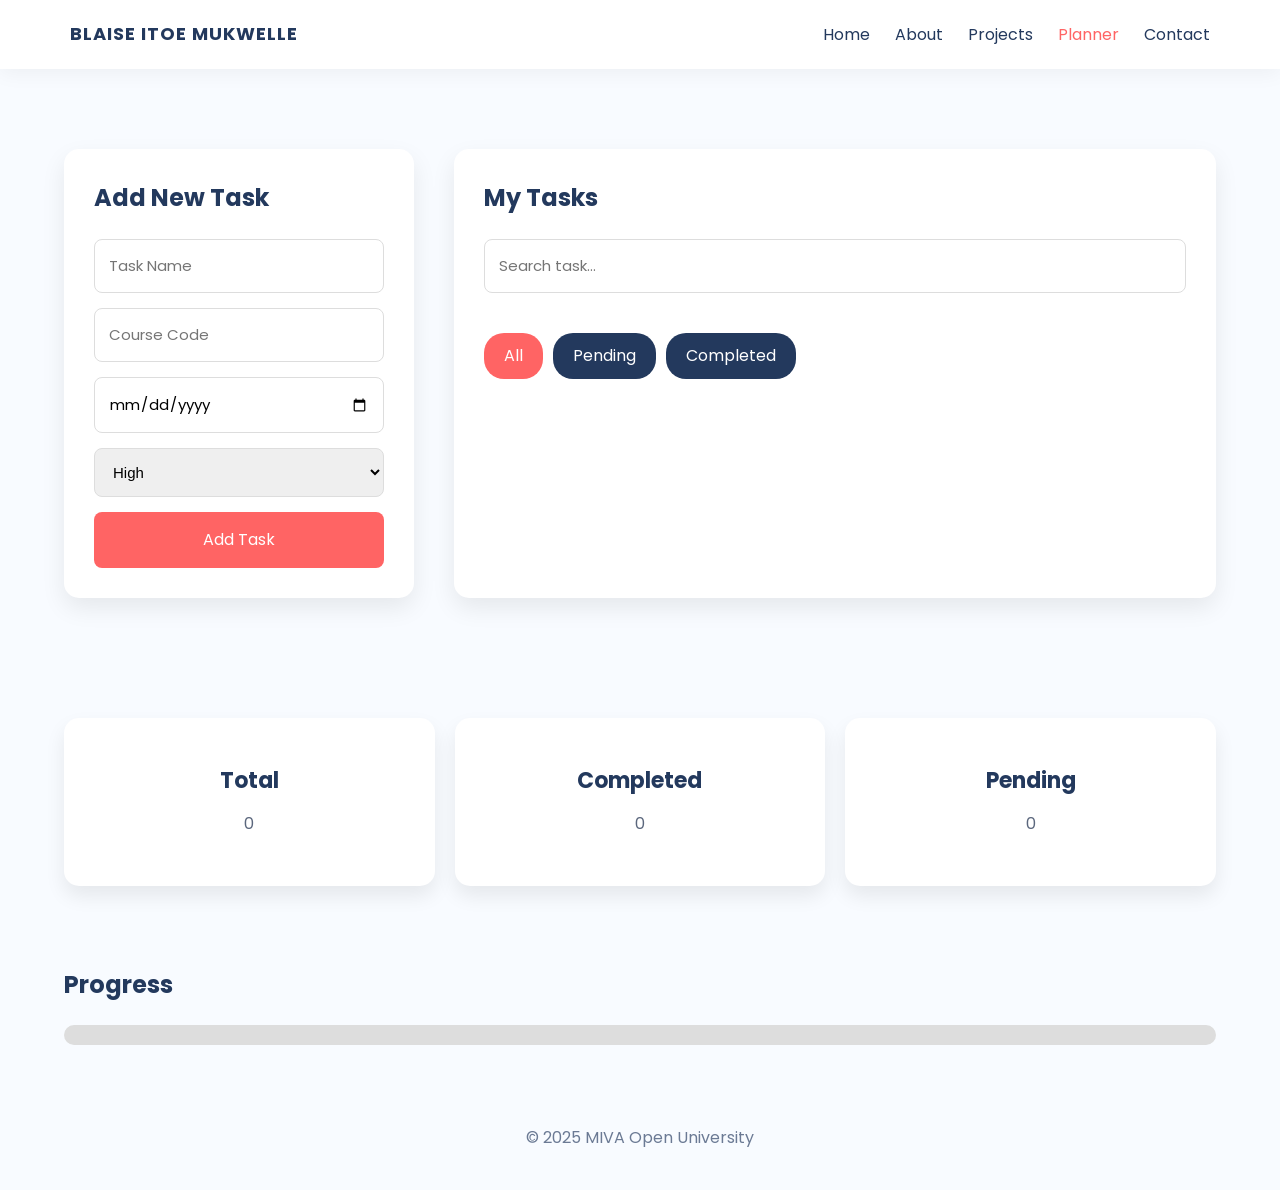
<file: miva-student-portfolio-scaffold(1)/miva-student-portfolio/pages/academic-planner.html>
<!DOCTYPE html>
<html lang="en">

<head>

<meta charset="UTF-8">
<meta name="viewport" content="width=device-width, initial-scale=1.0">

<title>Academic Planner</title>

<link rel="stylesheet" href="../app.css">
<link rel="stylesheet" href="academic-planner.css">

<link href="https://fonts.googleapis.com/css2?family=Poppins:wght@300;400;500;600;700&display=swap" rel="stylesheet">

<script defer src="academic-planner.js"></script>

</head>

<body>

<header>

<nav class="navbar">

<div class="logo">

BLAISE ITOE MUKWELLE

</div>

<ul class="nav-links">

<li><a href="../index.html">Home</a></li>

<li><a href="about-me.html">About</a></li>

<li><a href="projects-page.html">Projects</a></li>

<li><a class="active">Planner</a></li>

<li><a href="contact.html">Contact</a></li>

</ul>

</nav>

</header>


<section class="planner">

<div class="planner-form">

<h2>Add New Task</h2>

<input type="text" id="task" placeholder="Task Name">

<input type="text" id="course" placeholder="Course Code">

<input type="date" id="date">

<select id="priority">

<option>High</option>

<option>Medium</option>

<option>Low</option>

</select>

<button id="addTask">

Add Task

</button>

</div>


<div class="planner-list">

<h2>My Tasks</h2>

<input type="text" id="search" placeholder="Search task...">

<div class="filters">

<button data-filter="all" class="active">All</button>

<button data-filter="pending">Pending</button>

<button data-filter="completed">Completed</button>

</div>

<div id="tasks"></div>

</div>

</section>


<section class="stats">

<div class="card">

<h3>Total</h3>

<p id="total">0</p>

</div>

<div class="card">

<h3>Completed</h3>

<p id="completed">0</p>

</div>

<div class="card">

<h3>Pending</h3>

<p id="pending">0</p>

</div>

</section>


<section class="progress-section">

<h2>Progress</h2>

<div class="progress-bar">

<div id="progress"></div>

</div>

</section>

<footer>

<p>© 2025 MIVA Open University</p>

</footer>

</body>

</html>
</file>
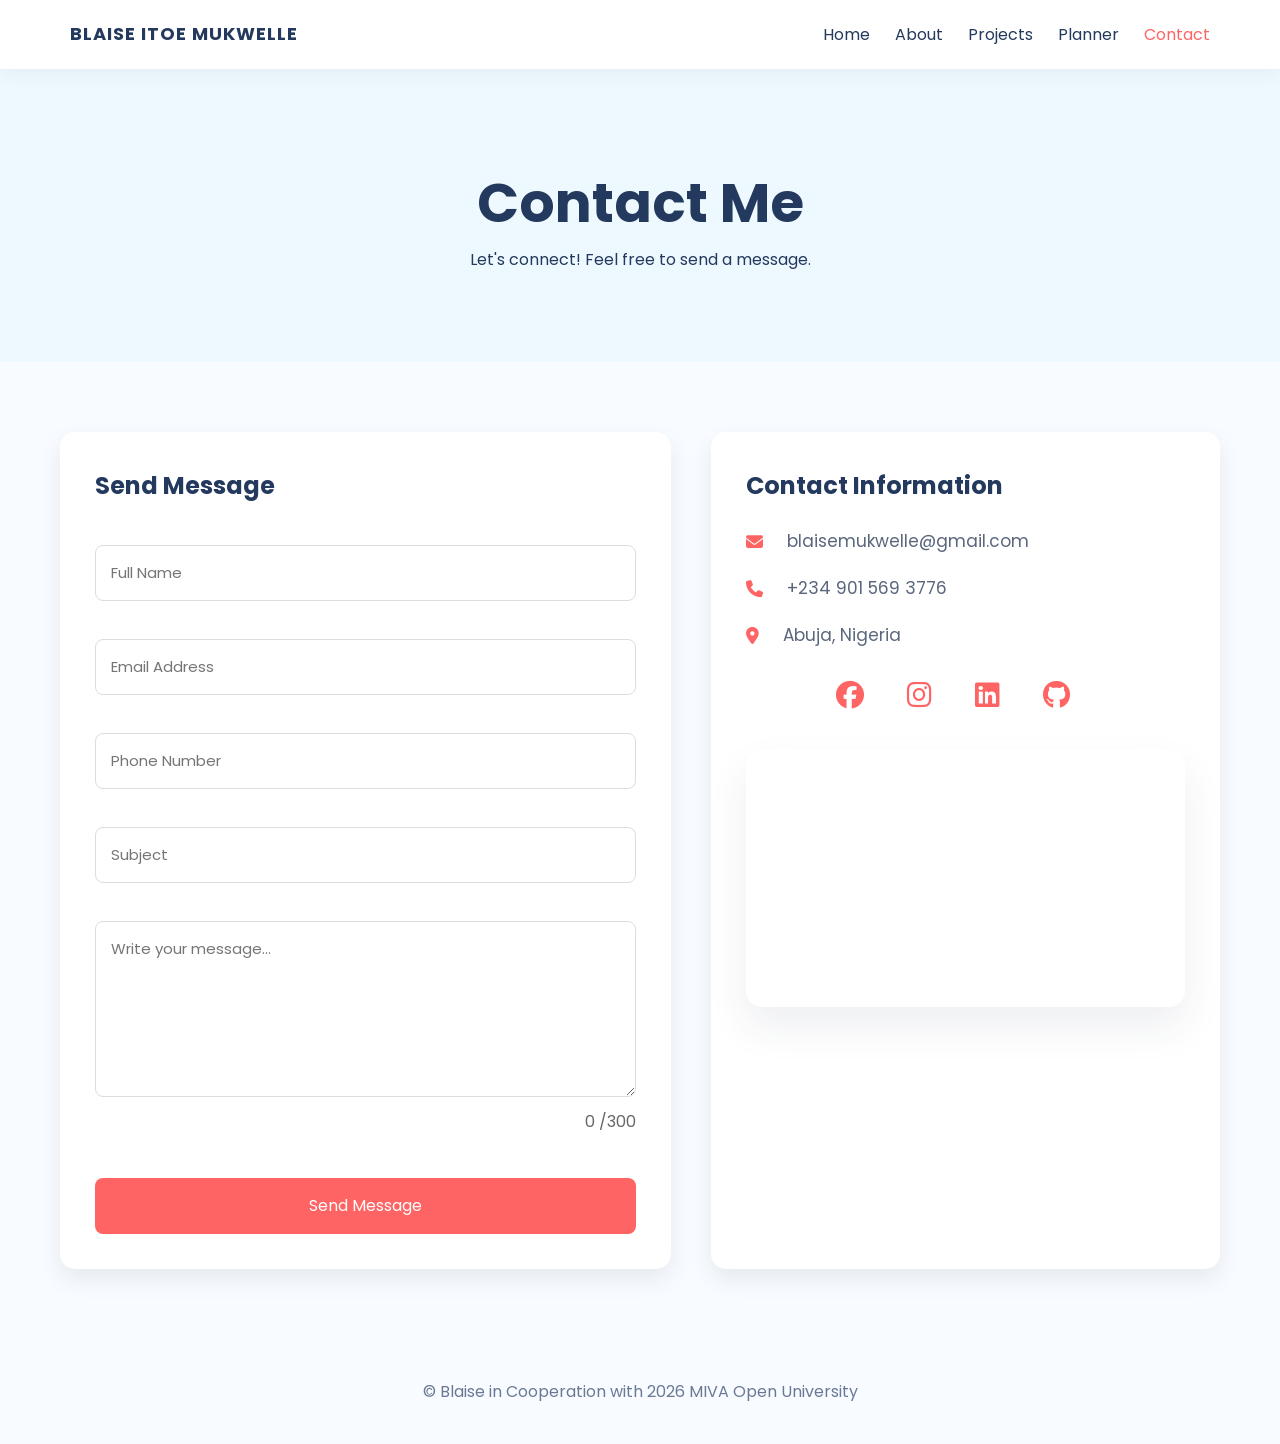
<file: miva-student-portfolio-scaffold(1)/miva-student-portfolio/pages/contact.html>
<!DOCTYPE html>
<html lang="en">

<head>

<meta charset="UTF-8">
<meta name="viewport" content="width=device-width, initial-scale=1.0">

<title>Contact Me</title>

<link rel="stylesheet" href="../app.css">
<link rel="stylesheet" href="contact.css">

<link href="https://fonts.googleapis.com/css2?family=Poppins:wght@300;400;500;600;700&display=swap" rel="stylesheet">

<link rel="stylesheet"
href="https://cdnjs.cloudflare.com/ajax/libs/font-awesome/6.5.1/css/all.min.css">

<script defer src="contact.js"></script>

</head>

<body>

<header>

<nav class="navbar">

<div class="logo">

BLAISE ITOE MUKWELLE

</div>

<ul class="nav-links">

<li><a href="../index.html">Home</a></li>

<li><a href="about-me.html">About</a></li>

<li><a href="projects-page.html">Projects</a></li>

<li><a href="academic-planner.html">Planner</a></li>

<li><a class="active">Contact</a></li>

</ul>

</nav>

</header>


<section class="contact-hero">

<h1>

Contact Me

</h1>

<p>

Let's connect! Feel free to send a message.

</p>

</section>


<section class="contact-container">

<div class="contact-form">

<h2>

Send Message

</h2>

<form id="contactForm">

<input
type="text"
id="name"
placeholder="Full Name">

<small id="nameError"></small>

<input
type="email"
id="email"
placeholder="Email Address">

<small id="emailError"></small>

<input
type="text"
id="phone"
placeholder="Phone Number">

<small id="phoneError"></small>

<input
type="text"
id="subject"
placeholder="Subject">

<small id="subjectError"></small>

<textarea
id="message"
rows="6"
maxlength="300"
placeholder="Write your message..."></textarea>

<div class="counter">

<span id="count">

0

</span>/300

</div>

<small id="messageError"></small>

<button>

Send Message

</button>

</form>

</div>


<div class="contact-info">

<h2>

Contact Information

</h2>

<p>

<i class="fas fa-envelope"></i>

blaisemukwelle@gmail.com

</p>

<p>

<i class="fas fa-phone"></i>

+234 901 569 3776

</p>

<p>

<i class="fas fa-location-dot"></i>

Abuja, Nigeria

</p>

<div class="socials">

<a href="#"><i class="fab fa-facebook"></i></a>

<a href="#"><i class="fab fa-instagram"></i></a>

<a href="#"><i class="fab fa-linkedin"></i></a>

<a href="#"><i class="fab fa-github"></i></a>

</div>

<div class="map">

<iframe

src="https://www.google.com/maps?q=Abuja&output=embed"

loading="lazy">

</iframe>

</div>

</div>

</section>


<div id="popup">

✅ Message Sent Successfully!

</div>

<footer>

<p>

© Blaise in Cooperation with 2026 MIVA Open University

</p>

</footer>

</body>

</html>
</file>
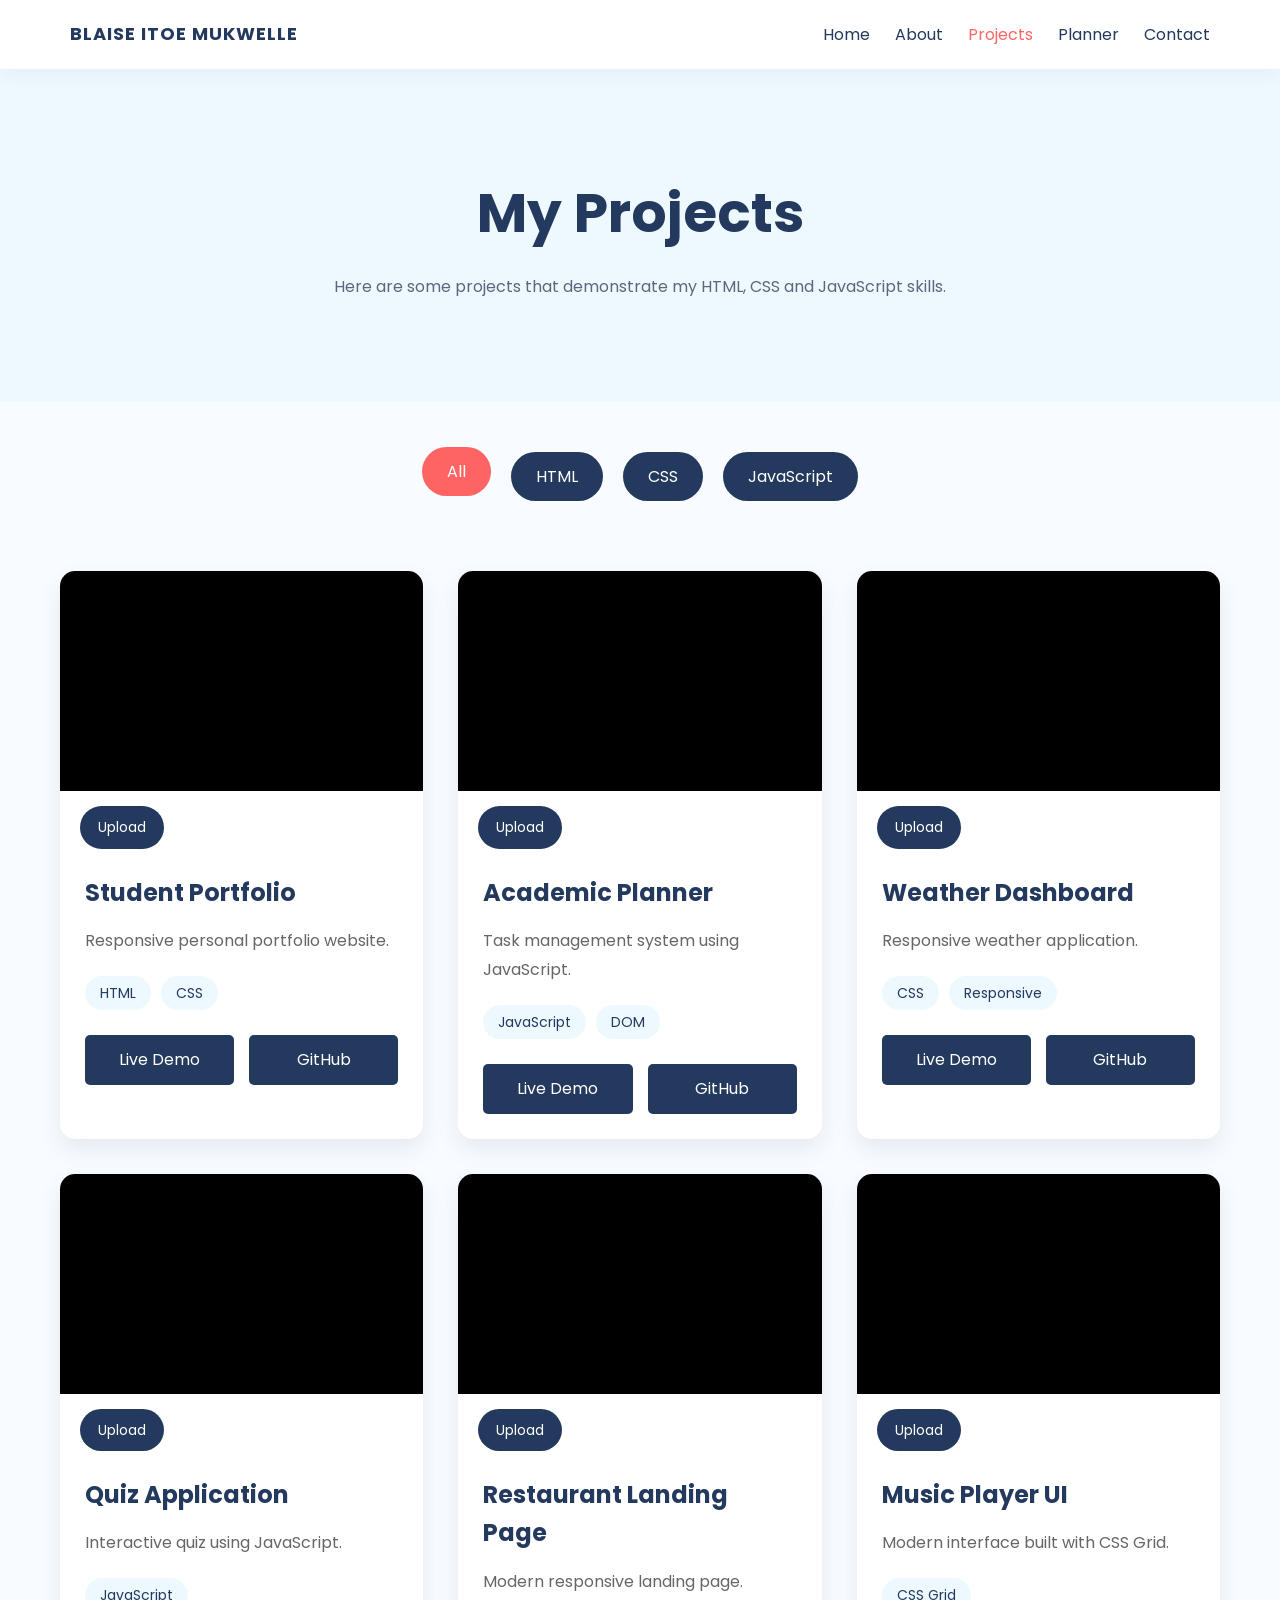
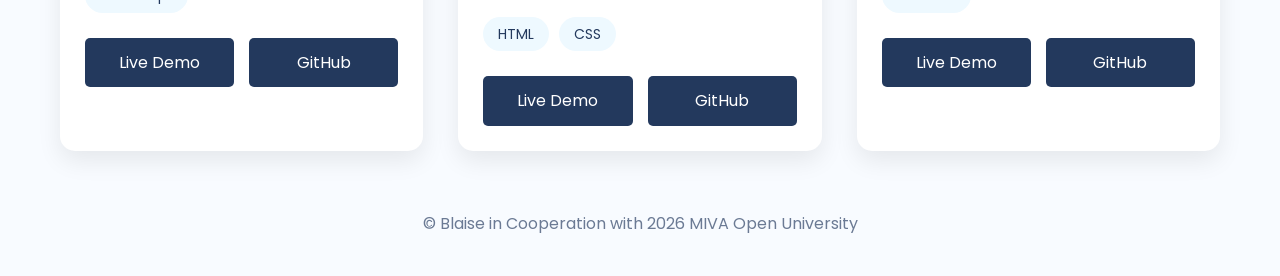
<file: miva-student-portfolio-scaffold(1)/miva-student-portfolio/pages/projects-page.html>
<!DOCTYPE html>
<html lang="en">

<head>

<meta charset="UTF-8">
<meta name="viewport" content="width=device-width, initial-scale=1.0">

<title>Projects</title>

<link rel="stylesheet" href="../app.css">
<link rel="stylesheet" href="projects-page.css">

<link href="https://fonts.googleapis.com/css2?family=Poppins:wght@300;400;500;600;700&display=swap" rel="stylesheet">

<script defer src="projects-page.js"></script>

</head>

<body>

<header>

<nav class="navbar">

<div class="logo">BLAISE ITOE MUKWELLE</div>

<ul class="nav-links">

<li><a href="../index.html">Home</a></li>

<li><a href="about-me.html">About</a></li>

<li><a class="active">Projects</a></li>

<li><a href="academic-planner.html">Planner</a></li>

<li><a href="contact.html">Contact</a></li>

</ul>

</nav>

</header>

<section class="projects-hero reveal">

<h1>My Projects</h1>

<p>

Here are some projects that demonstrate my HTML, CSS and JavaScript skills.

</p>

</section>


<section class="filter reveal">

<button class="active" data-filter="all">All</button>

<button data-filter="html">HTML</button>

<button data-filter="css">CSS</button>

<button data-filter="javascript">JavaScript</button>

</section>


<section class="projects">

<div class="project-card html reveal">
	<img id="projectImg1" src="" alt="Project 1">
	<label class="project-upload-label" for="projectUpload1">Upload</label>
	<input id="projectUpload1" type="file" accept="image/*" hidden>

<div class="content">

<h2>Student Portfolio</h2>

<p>

Responsive personal portfolio website.

</p>

<div class="tags">

<span>HTML</span>

<span>CSS</span>

</div>

<div class="buttons">

<a href="#">Live Demo</a>

<a href="#">GitHub</a>

</div>

</div>

</div>



<div class="project-card javascript reveal">
	<img id="projectImg2" src="" alt="Project 2">
	<label class="project-upload-label" for="projectUpload2">Upload</label>
	<input id="projectUpload2" type="file" accept="image/*" hidden>

<div class="content">

<h2>Academic Planner</h2>

<p>

Task management system using JavaScript.

</p>

<div class="tags">

<span>JavaScript</span>

<span>DOM</span>

</div>

<div class="buttons">

<a href="#">Live Demo</a>

<a href="#">GitHub</a>

</div>

</div>

</div>



<div class="project-card css reveal">
	<img id="projectImg3" src="" alt="Project 3">
	<label class="project-upload-label" for="projectUpload3">Upload</label>
	<input id="projectUpload3" type="file" accept="image/*" hidden>

<div class="content">

<h2>Weather Dashboard</h2>

<p>

Responsive weather application.

</p>

<div class="tags">

<span>CSS</span>

<span>Responsive</span>

</div>

<div class="buttons">

<a href="#">Live Demo</a>

<a href="#">GitHub</a>

</div>

</div>

</div>



<div class="project-card javascript reveal">
	<img id="projectImg4" src="" alt="Project 4">
	<label class="project-upload-label" for="projectUpload4">Upload</label>
	<input id="projectUpload4" type="file" accept="image/*" hidden>

<div class="content">

<h2>Quiz Application</h2>

<p>

Interactive quiz using JavaScript.

</p>

<div class="tags">

<span>JavaScript</span>

</div>

<div class="buttons">

<a href="#">Live Demo</a>

<a href="#">GitHub</a>

</div>

</div>

</div>



<div class="project-card html reveal">
	<img id="projectImg5" src="" alt="Project 5">
	<label class="project-upload-label" for="projectUpload5">Upload</label>
	<input id="projectUpload5" type="file" accept="image/*" hidden>

<div class="content">

<h2>Restaurant Landing Page</h2>

<p>

Modern responsive landing page.

</p>

<div class="tags">

<span>HTML</span>

<span>CSS</span>

</div>

<div class="buttons">

<a href="#">Live Demo</a>

<a href="#">GitHub</a>

</div>

</div>

</div>



<div class="project-card css reveal">
	<img id="projectImg6" src="" alt="Project 6">
	<label class="project-upload-label" for="projectUpload6">Upload</label>
	<input id="projectUpload6" type="file" accept="image/*" hidden>

<div class="content">

<h2>Music Player UI</h2>

<p>

Modern interface built with CSS Grid.

</p>

<div class="tags">

<span>CSS Grid</span>

</div>

<div class="buttons">

<a href="#">Live Demo</a>

<a href="#">GitHub</a>

</div>

</div>

</div>

</section>

<footer>

<p>

© Blaise in Cooperation with 2026 MIVA Open University

</p>

</footer>

</body>

</htm
</file>
<file: miva-student-portfolio-scaffold(1)/miva-student-portfolio/app.css>
* {
    box-sizing: border-box;
    margin: 0;
    padding: 0;
}

:root {
    font-family: 'Poppins', sans-serif;
    color: #23395d;
    background: #f8fbff;
}

body {
    line-height: 1.6;
    min-height: 100vh;
}

a {
    color: inherit;
    text-decoration: none;
}

button,
input,
textarea {
    font: inherit;
}

img {
    max-width: 100%;
    display: block;
}

header {
    background: white;
    position: sticky;
    top: 0;
    z-index: 10;
    box-shadow: 0 4px 20px rgba(0, 0, 0, 0.05);
}

.navbar {
    max-width: 1200px;
    margin: auto;
    padding: 20px 30px;
    display: flex;
    align-items: center;
    justify-content: space-between;
    gap: 20px;
}

.logo {
    font-weight: 700;
    font-size: 18px;
    letter-spacing: 1px;
}

.nav-links {
    display: flex;
    gap: 25px;
    list-style: none;
    align-items: center;
}

.nav-links a {
    color: #23395d;
    transition: color 0.3s ease;
}

.nav-links a:hover,
.nav-links a.active {
    color: #ff6464;
}

.hamburger {
    display: none;
    cursor: pointer;
    font-size: 24px;
}

.hero {
    max-width: 1200px;
    margin: 60px auto;
    padding: 0 30px;
    display: grid;
    grid-template-columns: 1.2fr 1fr;
    align-items: center;
    gap: 40px;
}

.hero-text h1 {
    font-size: 46px;
    margin-bottom: 20px;
    color: #ff6464; /* primary accent red for greeting */
    font-weight: 700;
    letter-spacing: 0.2px;
    line-height: 1.05;
    text-shadow: 0 4px 12px rgba(35,57,93,0.06);
}

.hero-text span {
    color: inherit; /* keep name same color as greeting */
}

.hero-text h2 {
    font-size: 24px;
    margin-bottom: 20px;
    color: #23395d;
}

.hero-text p {
    max-width: 600px;
    margin-bottom: 30px;
    color: #5b677d;
}

.btn {
    display: inline-block;
    padding: 14px 28px;
    background: #23395d;
    color: white;
    border-radius: 999px;
    transition: background 0.3s ease;
}

.btn:hover {
    background: #ff6464;
}

.hero-image {
    text-align: center;
}

.hero-image img {
    width: 350px;
    height: 350px;
    border-radius: 50%;
    object-fit: cover;
    border: 8px solid #eef7fc;
    box-shadow: 0 15px 30px rgba(0, 0, 0, 0.15);
    animation: float 4s infinite ease-in-out;
}

@keyframes float {
    0%, 100% {
        transform: translateY(0);
    }
    50% {
        transform: translateY(-12px);
    }
}

.featured {
    max-width: 1200px;
    margin: 80px auto;
    padding: 0 30px 60px;
}

.featured h2 {
    text-align: center;
    margin-bottom: 40px;
    font-size: 34px;
}

.cards {
    display: grid;
    gap: 25px;
    grid-template-columns: repeat(auto-fit, minmax(280px, 1fr));
}

.card {
    background: white;
    border-radius: 25px;
    overflow: hidden;
    box-shadow: 0 18px 40px rgba(35, 57, 93, 0.08);
    transition: transform 0.3s ease, box-shadow 0.3s ease;
}

.card:hover {
    transform: translateY(-8px);
    box-shadow: 0 25px 50px rgba(35, 57, 93, 0.12);
}

.card img {
    width: 100%;
    height: 220px;
    object-fit: cover;
    transition: transform 0.5s ease;
}

.card:hover img {
    transform: scale(1.05);
}

.card h3 {
    font-size: 22px;
    margin: 20px 20px 10px;
}

.card p {
    color: #5b677d;
    margin: 0 20px 24px;
    line-height: 1.7;
}

.featured-upload-label {
    display: inline-block;
    margin: 18px 20px 0;
    padding: 10px 18px;
    background: #23395d;
    color: white;
    border-radius: 999px;
    font-size: 14px;
    cursor: pointer;
    transition: background 0.3s ease;
}

.featured-upload-label:hover {
    background: #ff6464;
}

footer {
    padding: 40px 30px;
    text-align: center;
    color: #6b7a94;
}

.socials {
    display: flex;
    justify-content: center;
    gap: 18px;
    margin-bottom: 18px;
}

.socials a {
    color: #23395d;
    font-size: 18px;
    transition: color 0.3s ease;
}

.socials a:hover {
    color: #ff6464;
}

@media (max-width: 960px) {
    .hero {
        grid-template-columns: 1fr;
        text-align: center;
    }

    .hero-image {
        margin-top: 30px;
    }
}

.summary {
    max-width: 1200px;
    margin: 60px auto;
    padding: 0 30px;
}

.summary h2 {
    text-align: center;
    margin-bottom: 30px;
    font-size: 34px;
}

.summary-grid {
    display: grid;
    grid-template-columns: repeat(3, minmax(0, 1fr));
    gap: 20px;
}

.summary-card {
    background: white;
    border-radius: 24px;
    padding: 28px;
    box-shadow: 0 16px 32px rgba(35, 57, 93, 0.08);
}

.summary-card h3 {
    margin-bottom: 14px;
    font-size: 22px;
}

.summary-card p {
    color: #5b677d;
    line-height: 1.8;
}

@media (max-width: 900px) {
    .summary-grid {
        grid-template-columns: 1fr;
    }
}

@media (max-width: 768px) {
    .navbar {
        flex-wrap: wrap;
        justify-content: center;
    }

    .nav-links {
        flex-wrap: wrap;
        justify-content: center;
        gap: 12px;
    }

    .hamburger {
        display: block;
    }

    .hero {
        padding-top: 30px;
    }
}
</file>
<file: miva-student-portfolio-scaffold(1)/miva-student-portfolio/pages/academic-planner.css>
.planner{

display:grid;

grid-template-columns:350px 1fr;

gap:40px;

padding:80px 5%;

}

.planner-form,
.planner-list{

background:white;

padding:30px;

border-radius:15px;

box-shadow:0 10px 25px rgba(0,0,0,.08);

}

.planner-form h2,
.planner-list h2{

margin-bottom:20px;

color:#23395d;

}

.planner-form input,
.planner-form select,
#search{

width:100%;

padding:14px;

margin-bottom:15px;

border:1px solid #ddd;

border-radius:8px;

font-size:15px;

}

.planner-form button{

width:100%;

padding:15px;

background:#ff6464;

color:white;

border:none;

border-radius:8px;

cursor:pointer;

transition:.3s;

}

.planner-form button:hover{

transform:translateY(-3px);

}

.planner h2,
.planner-form h2,
.planner-list h2{

color:#23395d;

margin-bottom:22px;

}

.planner-list #search{

margin-bottom:20px;

}

.planner-form input:focus,
.planner-form select:focus,
#search:focus{

border-color:#23395d;

box-shadow:0 0 0 3px rgba(35,57,93,.06);

}

.task{

display:flex;

justify-content:space-between;

align-items:center;

background:#eef9ff;

padding:15px;

margin:15px 0;

border-radius:10px;

animation:slide .4s;

flex-wrap:wrap;

gap:12px;

}

.task-info h3{

margin-bottom:8px;

}

.card h3{

margin-bottom:12px;

}

.progress-section h2{

margin-bottom:20px;

color:#23395d;

}

.filters{

display:flex;

gap:10px;

margin:20px 0;

flex-wrap:wrap;

}

.filters button{

padding:10px 20px;

border:none;

background:#23395d;

color:white;

border-radius:20px;

cursor:pointer;

}

.filters button.active{

background:#ff6464;

}

.task{

display:flex;

justify-content:space-between;

align-items:center;

background:#eef9ff;

padding:15px;

margin:15px 0;

border-radius:10px;

animation:slide .4s;

}

.task.completed{

opacity:.7;

text-decoration:line-through;

}

.task-info h3{

margin-bottom:5px;

}

.priority{

padding:5px 10px;

border-radius:20px;

font-size:12px;

color:white;

}

.high{

background:#e74c3c;

}

.medium{

background:#f39c12;

}

.low{

background:#27ae60;

}

.actions button{

margin-left:5px;

padding:8px 12px;

border:none;

cursor:pointer;

border-radius:5px;

}

.complete{

background:#27ae60;

color:white;

}

.delete{

background:#e74c3c;

color:white;

}

.stats{

display:grid;

grid-template-columns:repeat(3,1fr);

gap:20px;

padding:40px 5%;

}

.card{

background:white;

padding:25px;

text-align:center;

border-radius:15px;

box-shadow:0 10px 20px rgba(0,0,0,.08);

}

.progress-section{

padding:40px 5%;

}

.progress-bar{

height:20px;

background:#ddd;

border-radius:20px;

overflow:hidden;

}

#progress{

height:100%;

width:0;

background:#27ae60;

transition:.5s;

}

@keyframes slide{

from{

opacity:0;

transform:translateX(-40px);

}

to{

opacity:1;

transform:translateX(0);

}

}

@media(max-width:900px){

.planner{

grid-template-columns:1fr;

}

.stats{

grid-template-columns:1fr;

}

}
</file>
<file: miva-student-portfolio-scaffold(1)/miva-student-portfolio/pages/contact.css>
.contact-hero{

background:#eef9ff;

padding:90px 20px;

text-align:center;

}

.contact-hero h1{

font-size:55px;

color:#23395d;

}

.contact-container{

max-width:1200px;

margin:auto;

padding:70px 20px;

display:grid;

grid-template-columns:1.2fr 1fr;

gap:40px;

}

.contact-form,
.contact-info{

background:white;

padding:35px;

border-radius:15px;

box-shadow:0 10px 25px rgba(0,0,0,.08);

}

.contact-form input,
.contact-form textarea{

width:100%;

padding:15px;

margin-top:15px;

border:1px solid #ddd;

border-radius:8px;

font-size:15px;

outline:none;

transition:.3s;

}

.contact-form input:focus,
.contact-form textarea:focus{

border-color:#ff6464;

}

.contact-form button{

width:100%;

padding:15px;

margin-top:20px;

background:#ff6464;

color:white;

border:none;

border-radius:8px;

cursor:pointer;

font-size:16px;

transition:.3s;

}

.contact-form button:hover{

background:#23395d;

}

.contact-form h2{

margin-bottom:24px;

color:#23395d;

}

.contact-info h2{

margin-bottom:22px;

color:#23395d;

}

.contact-info p{

display:flex;

align-items:center;

gap:14px;

margin:18px 0;

color:#5b677d;

}

.contact-info .socials{

display:flex;

gap:18px;

margin-top:25px;

flex-wrap:wrap;

}

.map{

margin-top:24px;

border-radius:16px;

overflow:hidden;

box-shadow:0 20px 40px rgba(35,57,93,.08);

}

small{

display:block;

color:red;

height:18px;

margin-top:5px;

}

.counter{

text-align:right;

margin-top:5px;

color:#666;

}

.contact-info p{

margin:20px 0;

font-size:17px;

}

.contact-info i{

color:#ff6464;

margin-right:10px;

}

.socials{

margin:30px 0;

}

.socials a{

font-size:28px;

margin-right:15px;

color:#23395d;

transition:.3s;

}

.socials a:hover{

color:#ff6464;

transform:scale(1.2);

}

.map iframe{

width:100%;

height:250px;

border:none;

border-radius:10px;

}

#popup{

position:fixed;

top:30px;

right:-400px;

background:#27ae60;

color:white;

padding:18px 30px;

border-radius:8px;

transition:.5s;

font-weight:600;

z-index:999;

}

#popup.show{

right:20px;

}

.shake{

animation:shake .3s;

border-color:red !important;

}

@keyframes shake{

0%{transform:translateX(0);}
25%{transform:translateX(-5px);}
50%{transform:translateX(5px);}
75%{transform:translateX(-5px);}
100%{transform:translateX(0);}

}

@media(max-width:900px){

.contact-container{

grid-template-columns:1fr;

}

.contact-hero h1{

font-size:42px;

}

}
</file>
<file: miva-student-portfolio-scaffold(1)/miva-student-portfolio/pages/projects-page.css>
.projects-hero{

padding:100px 20px;

text-align:center;

background:#eef9ff;

}

.projects-hero h1{

font-size:55px;

color:#23395d;

margin-bottom:16px;

}

.projects-hero p{

max-width:720px;

margin:0 auto;

color:#5b677d;

line-height:1.8;

}

.filter{

display:flex;

justify-content:center;

gap:20px;

padding:50px 20px;

flex-wrap:wrap;

}

.filter button{

padding:12px 25px;

border:none;

background:#23395d;

color:white;

border-radius:30px;

cursor:pointer;

transition:.3s;

font-size:16px;

}

.filter button:hover,
.filter button.active{

background:#ff6464;

transform:translateY(-5px);

}

.projects{

max-width:1200px;

margin:auto;

padding:20px;

display:grid;

grid-template-columns:repeat(auto-fit,minmax(330px,1fr));

gap:35px;

}

.project-card{

background:white;

border-radius:15px;

overflow:hidden;

box-shadow:0 10px 25px rgba(0,0,0,.08);

transition:.4s;

opacity:1;

}

.project-card:hover{

transform:translateY(-10px);

box-shadow:0 20px 40px rgba(0,0,0,.15);

}

.project-card img{

width:100%;

height:220px;

object-fit:cover;

transition:.5s;

}

.project-upload-label{
    display:inline-block;
    margin:15px 20px 0;
    padding:10px 18px;
    background:#23395d;
    color:#fff;
    border-radius:30px;
    font-size:14px;
    cursor:pointer;
    transition:.3s;
}

.project-upload-label:hover{
    background:#ff6464;
}

.project-card:hover img{

transform:scale(1.08);

}

.content{

padding:25px;

}

.content h2{

color:#23395d;

margin-bottom:15px;

}

.content p{

line-height:1.8;

color:#666;

margin-bottom:20px;

}

.tags{

display:flex;

gap:10px;

flex-wrap:wrap;

margin-bottom:25px;

}

.tags span{

background:#eef9ff;

color:#23395d;

padding:6px 15px;

border-radius:20px;

font-size:14px;

}

.buttons{

display:flex;

gap:15px;

}

.buttons a{

flex:1;

text-align:center;

padding:12px;

text-decoration:none;

border-radius:5px;

background:#23395d;

color:white;

transition:.3s;

}

.buttons a:hover{

background:#ff6464;

}

.hide{

display:none;

}

.reveal{

opacity:0;

transform:translateY(60px);

transition:1s;

}

.reveal.active{

opacity:1;

transform:translateY(0);

}

@media(max-width:768px){

.projects-hero h1{

font-size:42px;

}

.buttons{

flex-direction:column;

}

}
</file>
